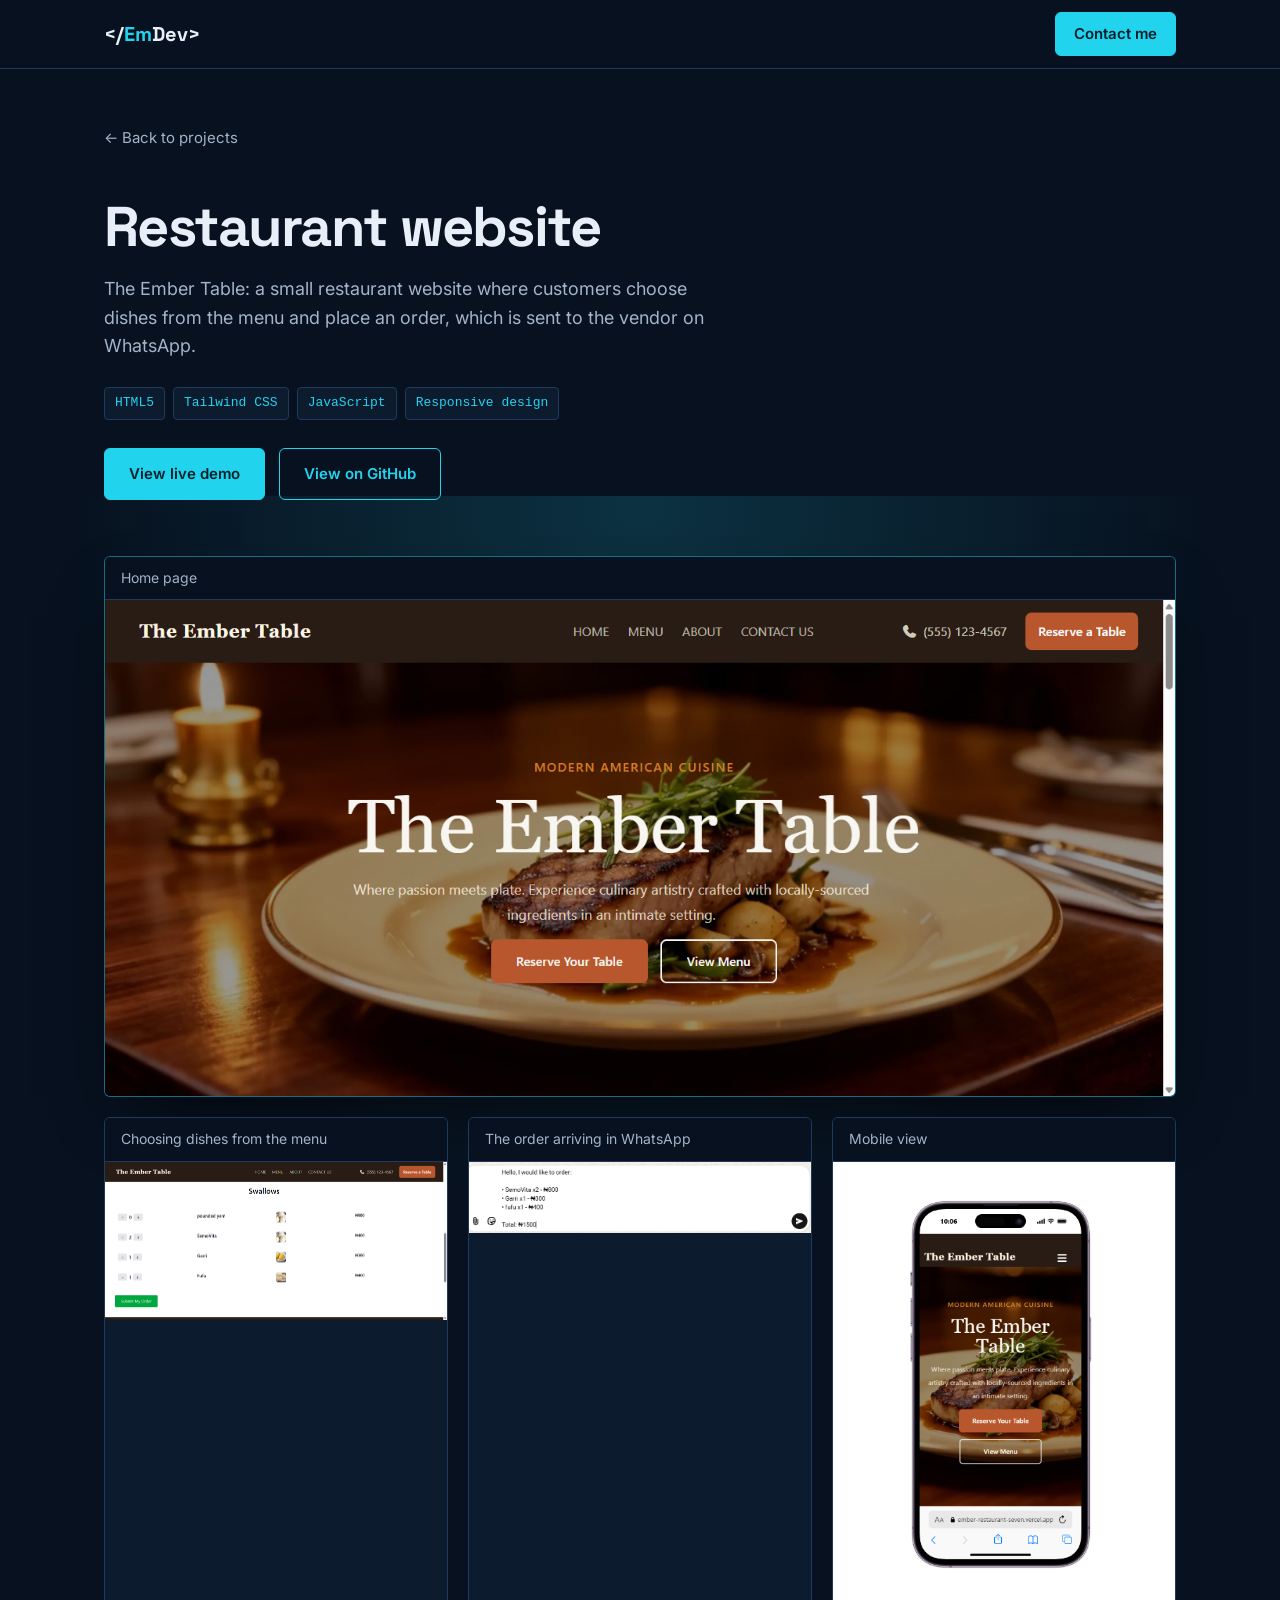
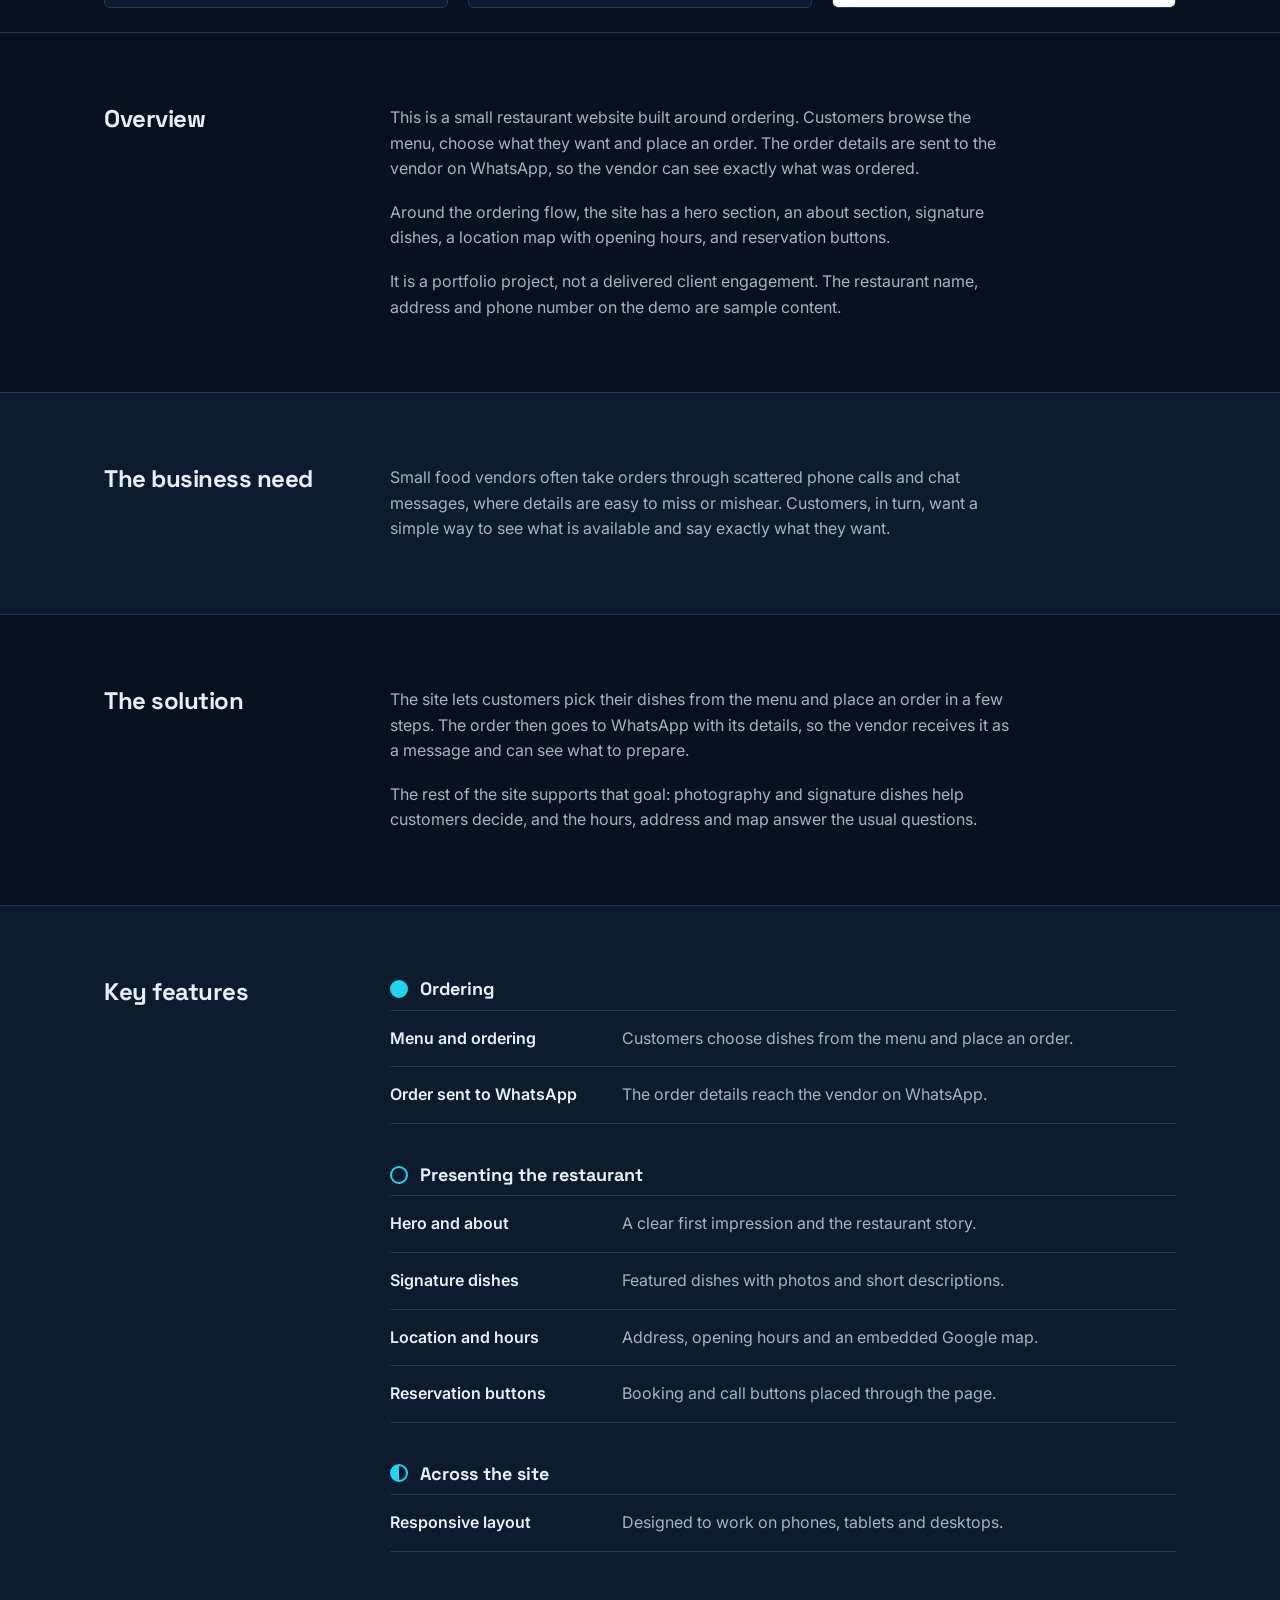
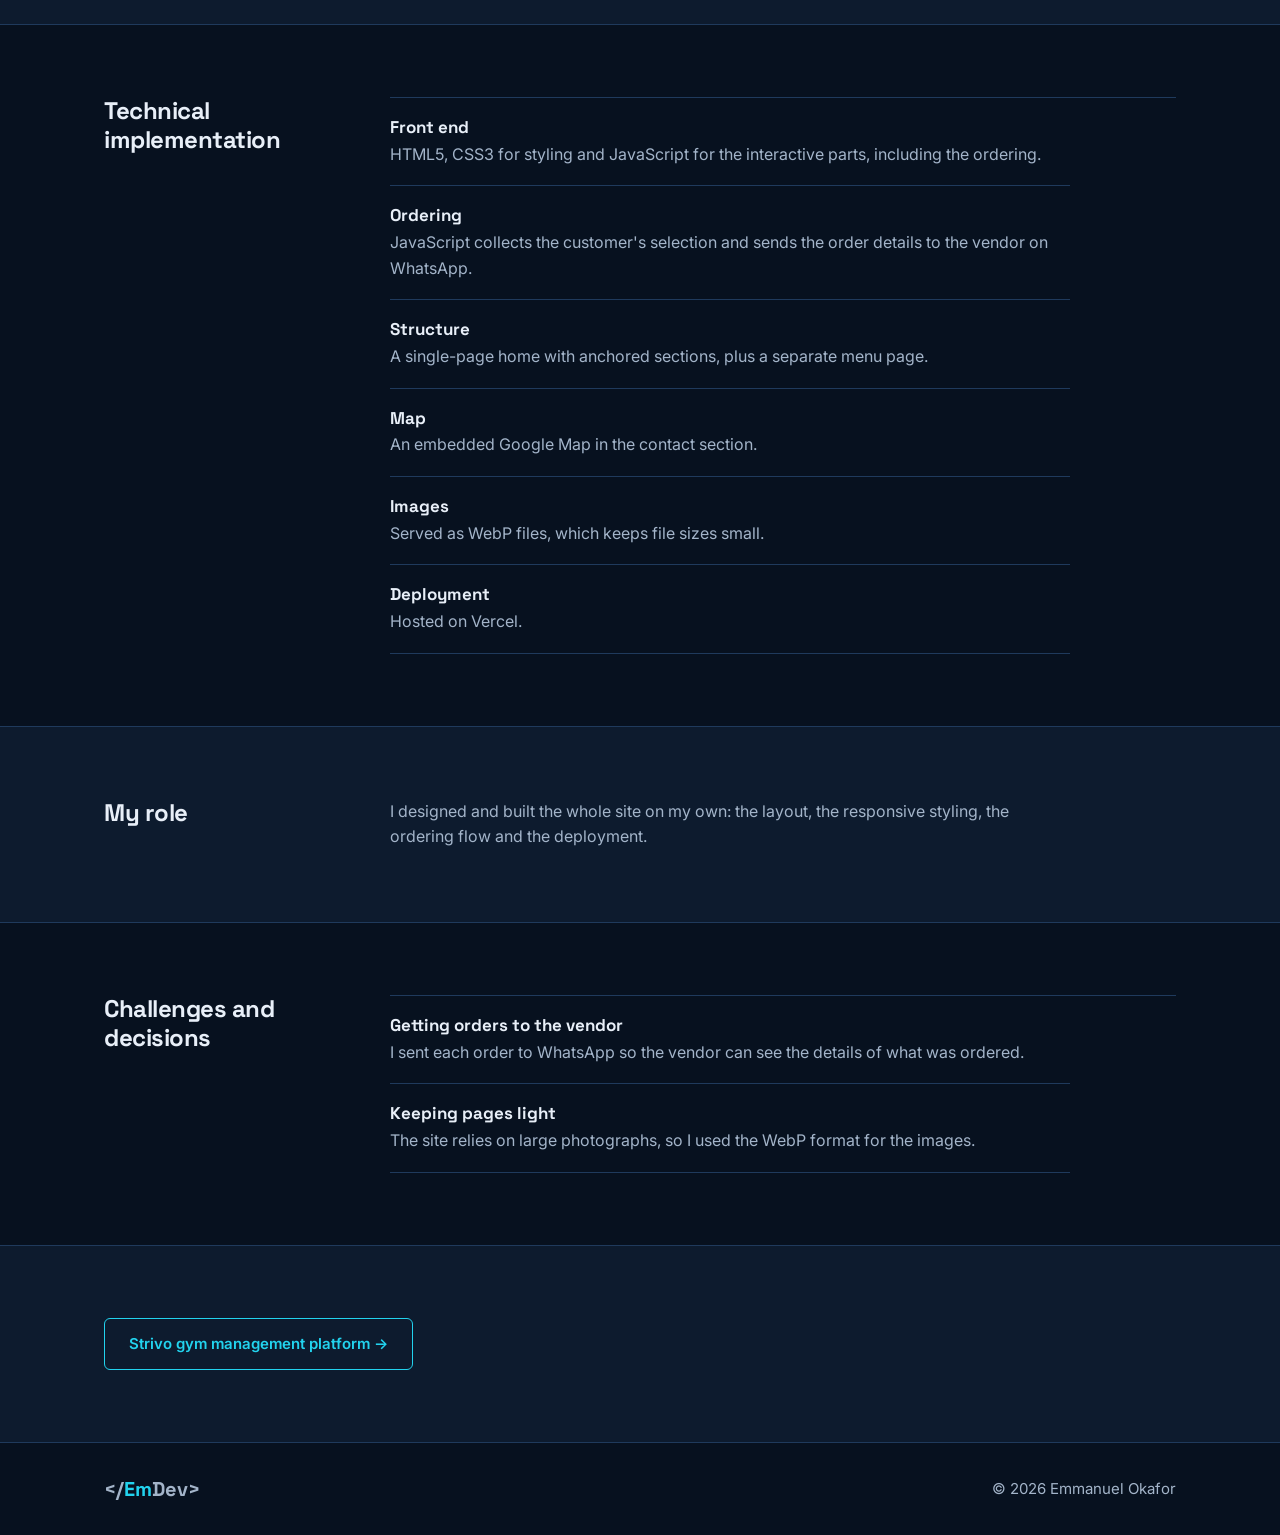
<file: projects/restaurant-website.html>
<!DOCTYPE html>
<html lang="en">
<head>
  <meta charset="UTF-8">
  <meta name="viewport" content="width=device-width, initial-scale=1.0">
  <title>Restaurant Website | Case Study | Emmanuel Okafor</title>
  <meta name="description" content="Case study of The Ember Table, a restaurant website where customers choose dishes from the menu and send their order to the vendor on WhatsApp. Built with HTML, Tailwind CSS and JavaScript.">
  <link rel="canonical" href="https://emmanuel-okafor.vercel.app/projects/restaurant-website.html">
  <link rel="preconnect" href="https://fonts.googleapis.com">
  <link rel="preconnect" href="https://fonts.gstatic.com" crossorigin>
  <link href="https://fonts.googleapis.com/css2?family=Inter:wght@400;500;600&family=Space+Grotesk:wght@500;700&display=swap" rel="stylesheet">
  <link rel="stylesheet" href="../style.css">
  <style>
/* Shared styles for the case-study pages. Load it after ../style.css.
     Colours: bg #07111f, alt #0d1b2e, line #1f3a5c, text #e8eff8, muted #a3b4c9, accent #22d3ee */
  
  a:focus-visible,
  button:focus-visible {
    outline: 2px solid #22d3ee;
    outline-offset: 3px;
  }
  
  .nav > .btn {
    display: inline-block;
  }
  
  /* ===== TITLE BLOCK ===== */
  .case-hero {
    padding: 56px 0 0;
  }
  
  .crumb {
    display: inline-block;
    color: #a3b4c9;
    font-size: 15px;
    margin-bottom: 30px;
  }
  
  .crumb:hover {
    color: #22d3ee;
  }
  
  .case-hero h1 {
    font-size: 56px;
    letter-spacing: -0.03em;
    line-height: 1.05;
    margin: 18px 0;
    max-width: 16ch;
  }
  
  .case-hero .lead {
    font-size: 18px;
    max-width: 58ch;
    margin-bottom: 26px;
  }
  
  .case-hero .chips {
    margin-bottom: 28px;
  }
  
  .case-hero .cta {
    margin-bottom: 0;
  }
  
  /* ===== SCREENSHOTS ===== */
  .shots-wrap {
    padding: 56px 0 24px;
  }
  
  .shots {
    position: relative;
    display: grid;
    grid-template-columns: repeat(3, 1fr);
    gap: 20px;
  }
  
  .shots::before {
    content: "";
    position: absolute;
    top: -60px;
    left: -80px;
    right: -80px;
    height: 75%;
    background: radial-gradient(ellipse at 50% 0, rgba(34, 211, 238, 0.17), transparent 66%);
    pointer-events: none;
  }
  
  .shots figure {
    position: relative;
    margin: 0;
    display: flex;
    flex-direction: column;
    background-color: #0d1b2e;
    border: 1px solid #1f3a5c;
    border-radius: 6px;
    overflow: hidden;
  }
  
  .shots figure:first-child {
    grid-column: 1 / -1;
    border-color: rgba(34, 211, 238, 0.45);
    box-shadow: 0 30px 70px -30px rgba(0, 0, 0, 0.8);
  }
  
  .shots figcaption {
    order: -1;
    padding: 10px 16px;
    font-size: 14px;
    color: #a3b4c9;
    background-color: #07111f;
    border-bottom: 1px solid #1f3a5c;
  }
  
  .shots img {
    width: 100%;
  }
  
  /* ===== SECTIONS (heading left, content right) ===== */
  .case-section {
    padding: 72px 0;
    border-top: 1px solid #1f3a5c;
  }
  
  .case-section.alt {
    background-color: #0d1b2e;
  }
  
  .case-section .wrap {
    display: grid;
    grid-template-columns: 230px 1fr;
    column-gap: 56px;
  }
  
  .case-section .wrap > * {
    grid-column: 2;
  }
  
  .case-section .wrap > h2 {
    grid-column: 1;
    align-self: start;
    position: sticky;
    top: 96px;
    margin: 0;
    font-size: 24px;
    letter-spacing: -0.02em;
  }
  
  .case-section p {
    max-width: 62ch;
    margin-bottom: 18px;
    color: #a3b4c9;
  }
  
  .case-section p:last-child {
    margin-bottom: 0;
  }
  
  /* ===== FEATURES ===== */
  .fgroups {
    display: grid;
    gap: 40px;
  }
  
  .fgroup h3 {
    display: flex;
    align-items: center;
    gap: 12px;
    font-size: 18px;
    margin-bottom: 10px;
  }
  
  .fgroup h3::before {
    content: "";
    width: 14px;
    height: 14px;
    flex: none;
    border: 2px solid #22d3ee;
    border-radius: 50%;
  }
  
  .fgroup.admin h3::before {
    background-color: #22d3ee;
  }
  
  .fgroup.shared h3::before {
    background: linear-gradient(90deg, #22d3ee 50%, transparent 50%);
  }
  
  .frow {
    display: grid;
    grid-template-columns: 13rem 1fr;
    gap: 24px;
    padding: 15px 0;
    border-top: 1px solid #1f3a5c;
  }
  
  .frow:last-child {
    border-bottom: 1px solid #1f3a5c;
  }
  
  .frow h4 {
    font-family: 'Inter', Arial, sans-serif;
    font-size: 16px;
    font-weight: 600;
    line-height: 1.5;
    color: #e8eff8;
  }
  
  .frow p {
    margin: 0;
    font-size: 16px;
  }
  
  /* ===== TECHNICAL + CHALLENGES LISTS ===== */
  .case-list {
    border-top: 1px solid #1f3a5c;
  }
  
  .case-list li {
    padding: 18px 0;
    border-bottom: 1px solid #1f3a5c;
    max-width: 68ch;
    color: #a3b4c9;
  }
  
  .case-list strong {
    display: block;
    margin-bottom: 2px;
    font-family: 'Space Grotesk', Arial, sans-serif;
    font-size: 17px;
    font-weight: 700;
    line-height: 1.4;
    color: #e8eff8;
  }
  
  /* TEMPORARY: any list item or chip with class="todo" is a placeholder.
     Fill it in, then delete class="todo". */
  .case-list li.todo {
    margin-top: 16px;
    padding: 16px 18px;
    border: 1.5px dashed #f87171;
    border-radius: 6px;
    background-color: rgba(248, 113, 113, 0.06);
  }
  
  .chips li.todo {
    border: 1.5px dashed #f87171;
    color: #f87171;
  }
  
  /* ===== PROJECT NAV ===== */
  .case-section .wrap.case-nav {
    display: flex;
    justify-content: space-between;
    flex-wrap: wrap;
    gap: 16px;
  }
  
  @media (max-width: 960px) {
    .case-hero h1 {
      font-size: 44px;
    }
  }
  
  @media (max-width: 760px) {
    .case-hero {
      padding-top: 36px;
    }
  
    .case-hero h1 {
      font-size: 34px;
    }
  
    .shots-wrap {
      padding-top: 40px;
    }
  
    .shots {
      grid-template-columns: 1fr;
    }
  
    .case-section {
      padding: 52px 0;
    }
  
    .case-section .wrap {
      display: block;
    }
  
    .case-section .wrap > h2 {
      position: static;
      margin-bottom: 20px;
    }
  
    .frow {
      grid-template-columns: 1fr;
      gap: 2px;
    }
  }
</style>
</head>
<body>

<header>
  <div class="wrap">
    <nav class="nav">
      <a href="../index.html" class="logo">&lt;/<span>Em</span>Dev&gt;</a>
      <a href="../index.html#contact" class="btn btn-primary">Contact me</a>
    </nav>
  </div>
</header>

<main>

<!-- 1. TITLE + SCREENSHOTS -->
<section class="case-hero">
  <div class="wrap">
    <a href="../index.html#projects" class="crumb">&larr; Back to projects</a>
    <h1>Restaurant website</h1>
    <p class="lead">The Ember Table: a small restaurant website where customers choose dishes from the menu and place an order, which is sent to the vendor on WhatsApp.</p>
    <ul class="chips">
      <li>HTML5</li><li>Tailwind CSS</li><li>JavaScript</li><li>Responsive design</li>
    </ul>
    <div class="cta">
      <a href="https://ember-restaurant-seven.vercel.app/" class="btn btn-primary" target="_blank">View live demo</a>
      <a href="https://github.com/emmanuelobinna62-dotcom/EmberRestaurant" class="btn btn-ghost" target="_blank">View on GitHub</a>
    </div>

    <div class="shots-wrap">
      <div class="shots" role="group" aria-label="Screenshots">
        <figure><img src="../images/hhero-ember.png" alt="The Ember Table home page" loading="lazy"><figcaption>Home page</figcaption></figure>
        <figure><img src="../images/order-menu-ember.png" alt="Choosing dishes from the menu" loading="lazy"><figcaption>Choosing dishes from the menu</figcaption></figure>
        <figure><img src="../images/whatsapp.png" alt="Order details arriving in WhatsApp" loading="lazy"><figcaption>The order arriving in WhatsApp</figcaption></figure>
        <figure><img src="../images/mobile-ember.png" alt="The Ember Table on a phone" loading="lazy"><figcaption>Mobile view</figcaption></figure>
      </div>
    </div>
  </div>
</section>

<!-- 2. OVERVIEW -->
<section class="case-section">
  <div class="wrap">
    <h2>Overview</h2>
    <p>This is a small restaurant website built around ordering. Customers browse the menu, choose what they want and place an order. The order details are sent to the vendor on WhatsApp, so the vendor can see exactly what was ordered.</p>
    <p>Around the ordering flow, the site has a hero section, an about section, signature dishes, a location map with opening hours, and reservation buttons.</p>
    <p>It is a portfolio project, not a delivered client engagement. The restaurant name, address and phone number on the demo are sample content.</p>
  </div>
</section>

<!-- 3. PROBLEM -->
<section class="case-section alt">
  <div class="wrap">
    <h2>The business need</h2>
    <p>Small food vendors often take orders through scattered phone calls and chat messages, where details are easy to miss or mishear. Customers, in turn, want a simple way to see what is available and say exactly what they want.</p>
  </div>
</section>

<!-- 4. SOLUTION -->
<section class="case-section">
  <div class="wrap">
    <h2>The solution</h2>
    <p>The site lets customers pick their dishes from the menu and place an order in a few steps. The order then goes to WhatsApp with its details, so the vendor receives it as a message and can see what to prepare.</p>
    <p>The rest of the site supports that goal: photography and signature dishes help customers decide, and the hours, address and map answer the usual questions.</p>
  </div>
</section>

<!-- 5. FEATURES -->
<section class="case-section alt">
  <div class="wrap">
    <h2>Key features</h2>
    <div class="fgroups">
      <div class="fgroup admin">
        <h3>Ordering</h3>
        <div class="frow"><h4>Menu and ordering</h4><p>Customers choose dishes from the menu and place an order.</p></div>
        <div class="frow"><h4>Order sent to WhatsApp</h4><p>The order details reach the vendor on WhatsApp.</p></div>
      </div>
      <div class="fgroup">
        <h3>Presenting the restaurant</h3>
        <div class="frow"><h4>Hero and about</h4><p>A clear first impression and the restaurant story.</p></div>
        <div class="frow"><h4>Signature dishes</h4><p>Featured dishes with photos and short descriptions.</p></div>
        <div class="frow"><h4>Location and hours</h4><p>Address, opening hours and an embedded Google map.</p></div>
        <div class="frow"><h4>Reservation buttons</h4><p>Booking and call buttons placed through the page.</p></div>
      </div>
      <div class="fgroup shared">
        <h3>Across the site</h3>
        <div class="frow"><h4>Responsive layout</h4><p>Designed to work on phones, tablets and desktops.</p></div>
      </div>
    </div>
  </div>
</section>

<!-- 6. TECHNICAL IMPLEMENTATION -->
<section class="case-section">
  <div class="wrap">
    <h2>Technical implementation</h2>
    <ul class="case-list">
      <li><strong>Front end</strong>HTML5, CSS3 for styling and JavaScript for the interactive parts, including the ordering.</li>
      <li><strong>Ordering</strong>JavaScript collects the customer's selection and sends the order details to the vendor on WhatsApp.</li>
      <li><strong>Structure</strong>A single-page home with anchored sections, plus a separate menu page.</li>
      <li><strong>Map</strong>An embedded Google Map in the contact section.</li>
      <li><strong>Images</strong>Served as WebP files, which keeps file sizes small.</li>
      <li><strong>Deployment</strong>Hosted on Vercel.</li>
    </ul>
  </div>
</section>

<!-- 7. MY ROLE -->
<section class="case-section alt">
  <div class="wrap">
    <h2>My role</h2>
    <p>I designed and built the whole site on my own: the layout, the responsive styling, the ordering flow and the deployment.</p>
  </div>
</section>

<!-- 8. CHALLENGES -->
<section class="case-section">
  <div class="wrap">
    <h2>Challenges and decisions</h2>
    <ul class="case-list">
      <li><strong>Getting orders to the vendor</strong>I sent each order to WhatsApp so the vendor can see the details of what was ordered.</li>
      <li><strong>Keeping pages light</strong>The site relies on large photographs, so I used the WebP format for the images.</li>
      <!-- <li class="todo"><strong>[ADD ONE REAL CHALLENGE]</strong>[Describe a problem you hit and how you solved it, for example formatting the order message.]</li> -->
    </ul>
  </div>
</section>

<!-- 9. NEXT PROJECTS -->
<section class="case-section alt">
  <div class="wrap case-nav">
    <!-- <a href="real-estate-website.html" class="btn btn-ghost">&larr; Real estate website</a> -->
    <a href="strivo.html" class="btn btn-ghost">Strivo gym management platform &rarr;</a>
  </div>
</section>

</main>

<footer>
  <div class="wrap foot">
    <a href="../index.html" class="logo">&lt;/<span>Em</span>Dev&gt;</a>
    <p>&copy; <span id="year">2026</span> Emmanuel Okafor</p>
  </div>
</footer>

<script>
  document.getElementById('year').textContent = new Date().getFullYear();
</script>
</body>
</html>
</file>
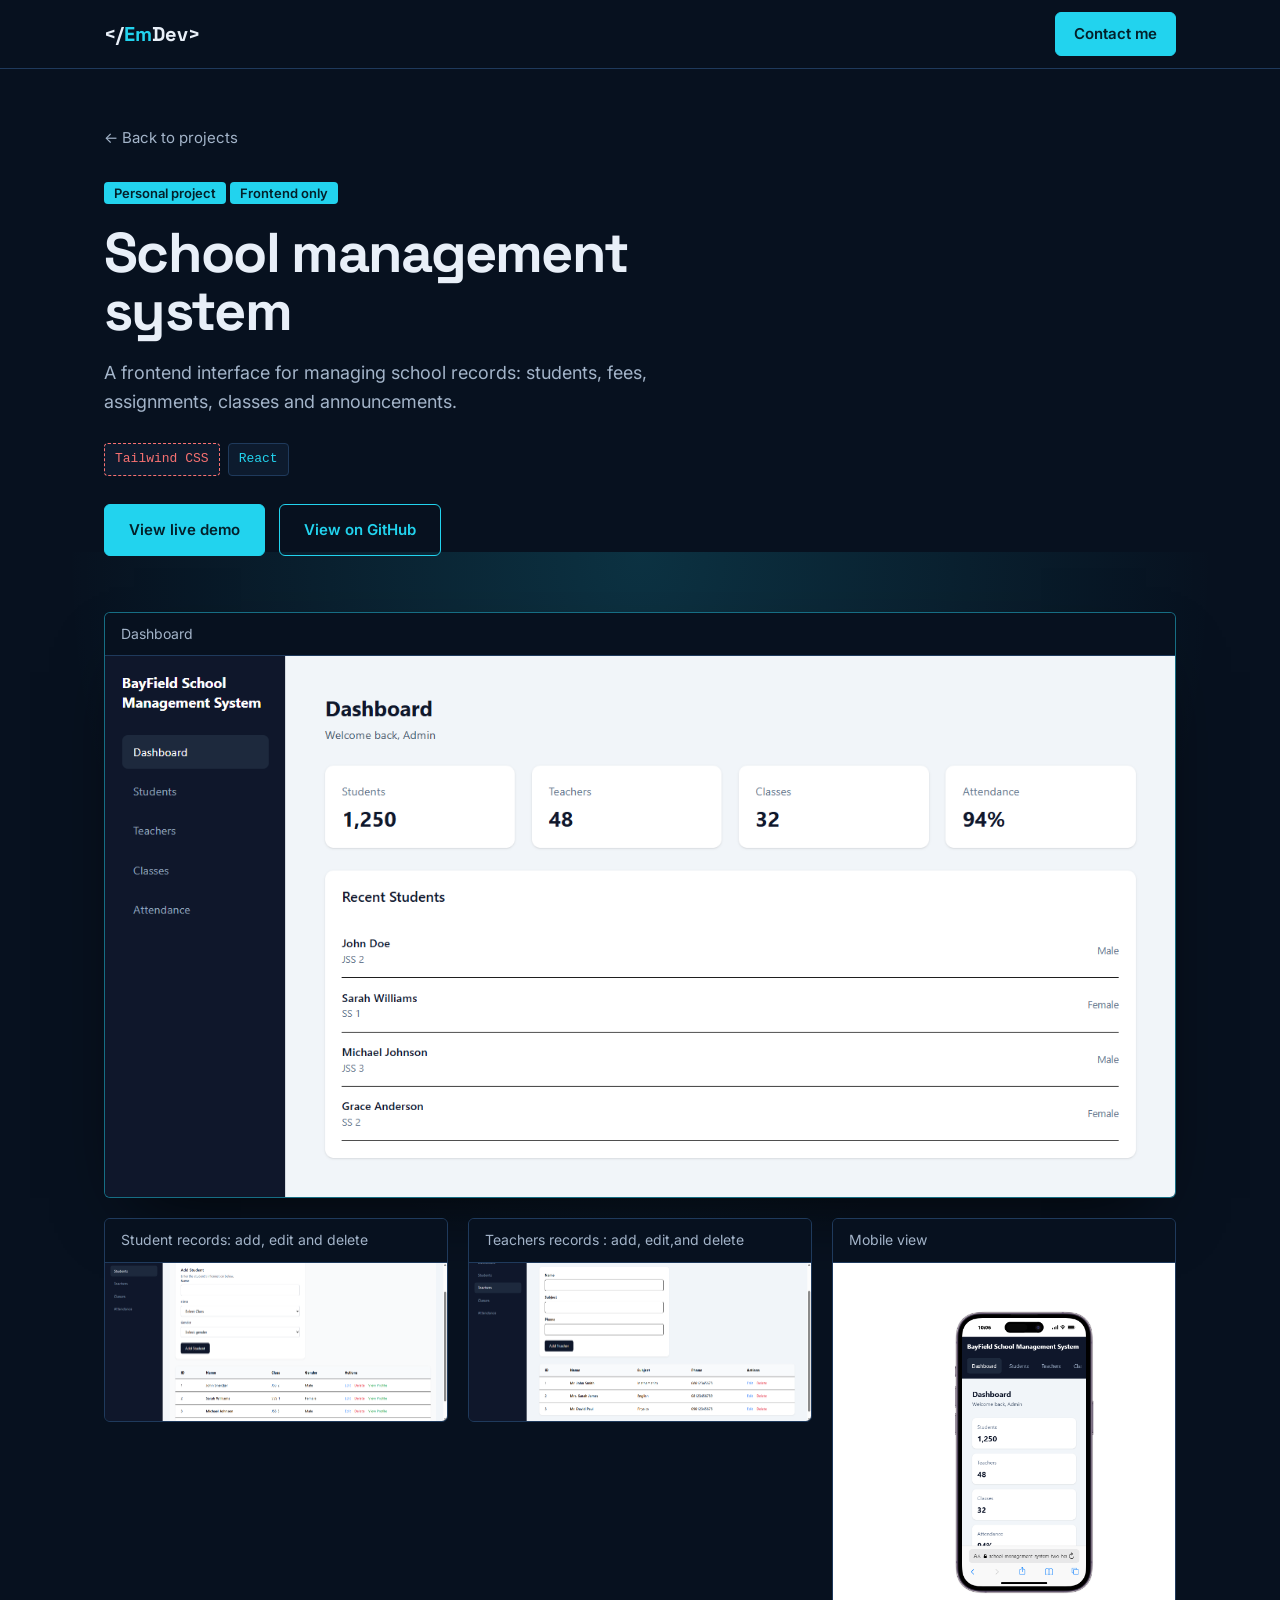
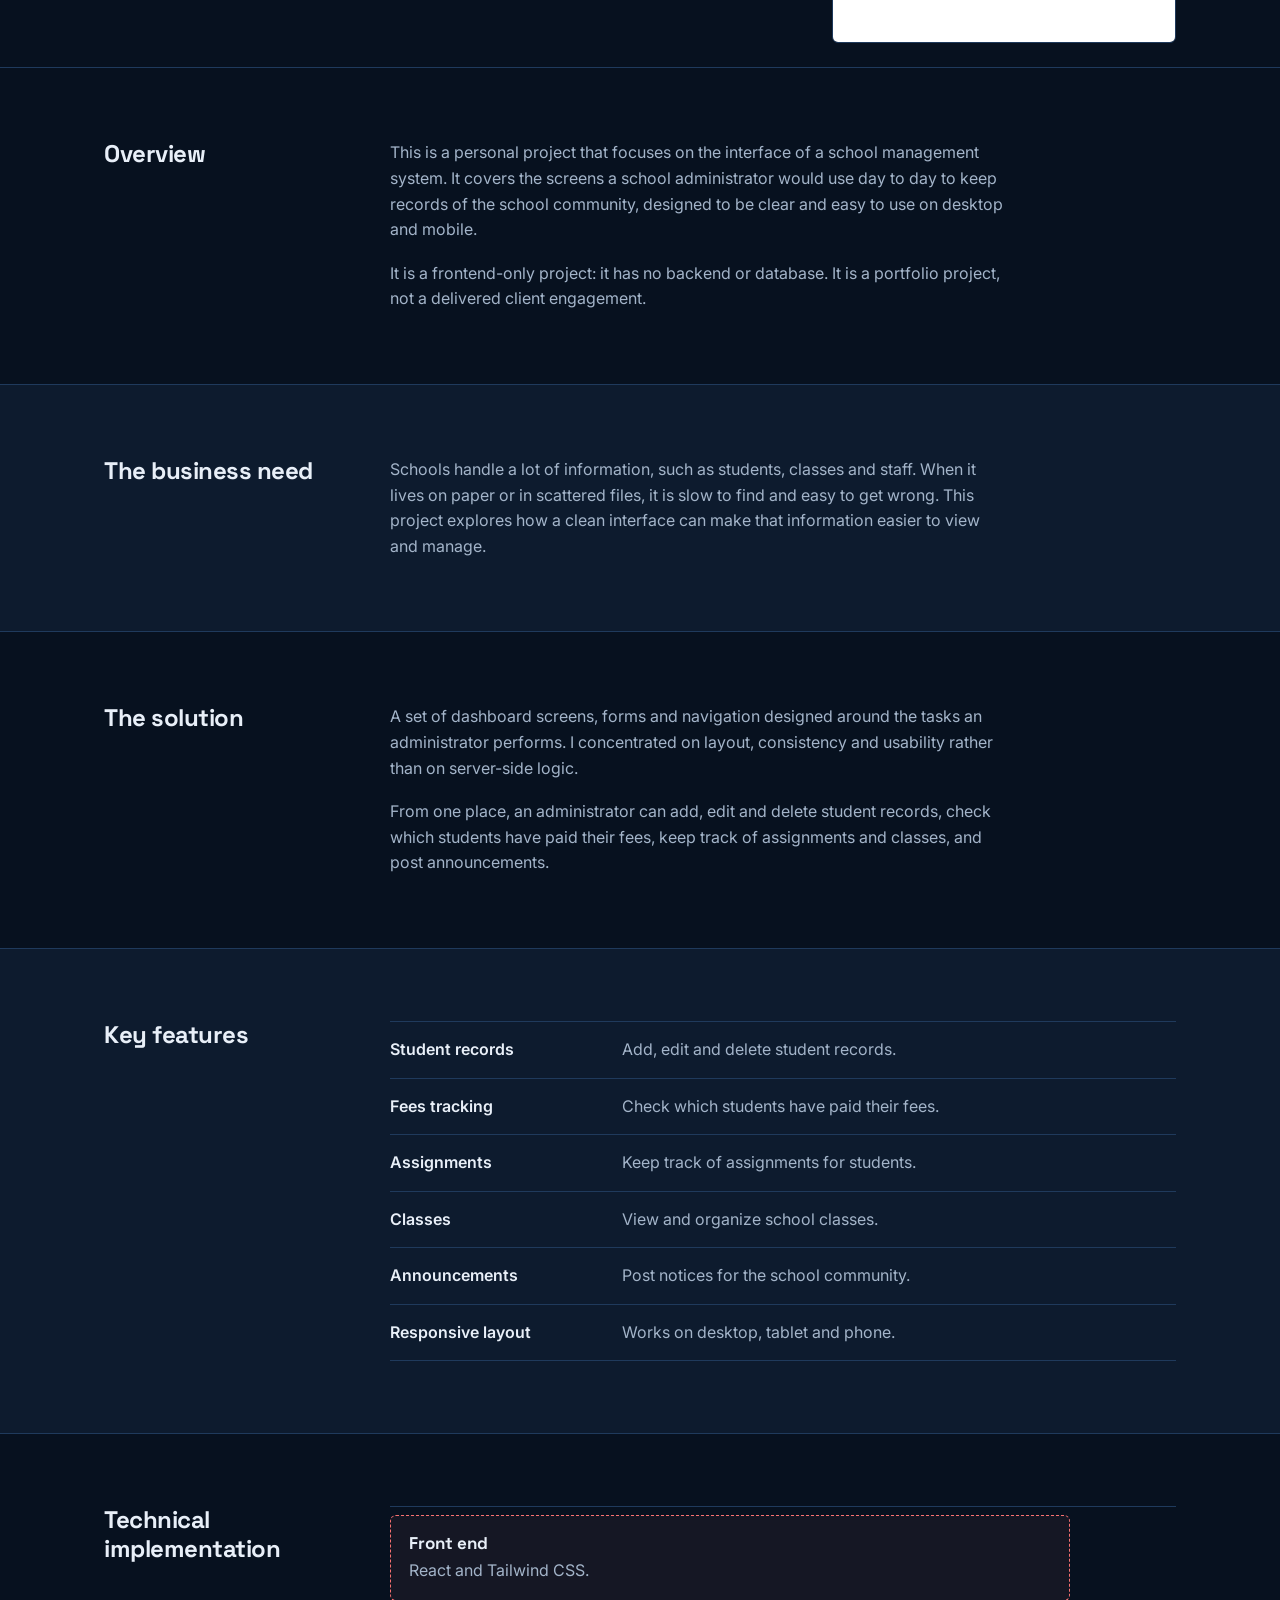
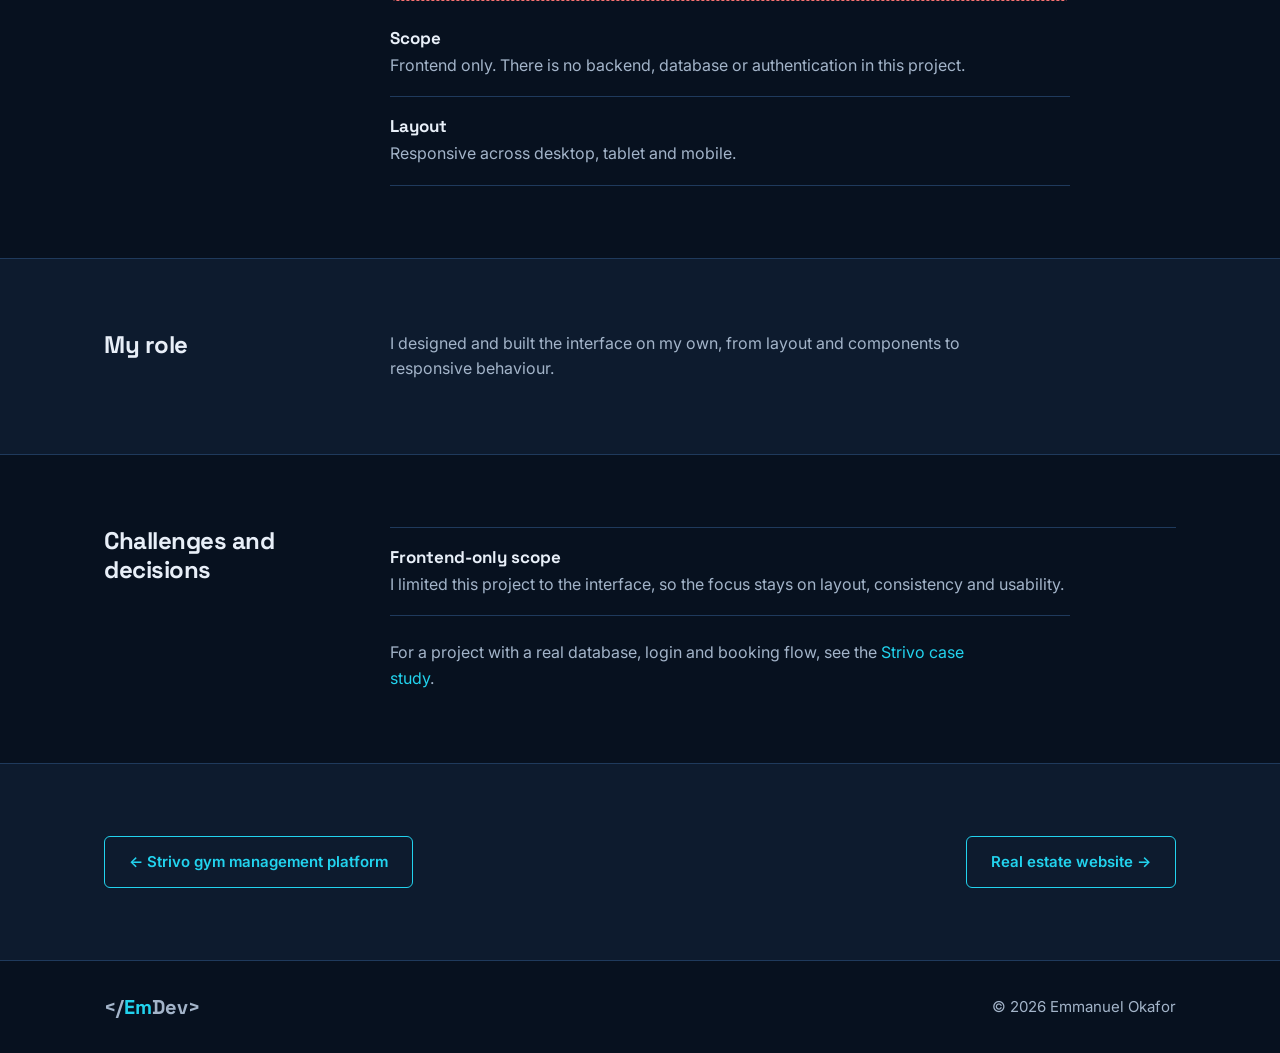
<file: projects/school-management-system.html>
<!DOCTYPE html>
<html lang="en">
<head>
  <meta charset="UTF-8">
  <meta name="viewport" content="width=device-width, initial-scale=1.0">
  <title>School Management System | Case Study | Emmanuel Okafor</title>
  <meta name="description" content="Case study of a frontend-only school management system interface for student records, fees, assignments, classes and announcements.">
  <link rel="canonical" href="https://emmanuel-okafor.vercel.app/projects/school-management-system.html">
  <link rel="preconnect" href="https://fonts.googleapis.com">
  <link rel="preconnect" href="https://fonts.gstatic.com" crossorigin>
  <link href="https://fonts.googleapis.com/css2?family=Inter:wght@400;500;600&family=Space+Grotesk:wght@500;700&display=swap" rel="stylesheet">
  <link rel="stylesheet" href="../style.css">
  <style>
  /* Project page additions. Sits on top of style.css and reuses its colours:
     bg #07111f, alt #0d1b2e, line #1f3a5c, text #e8eff8, muted #a3b4c9, accent #22d3ee */

  /* Keyboard focus */
  a:focus-visible,
  button:focus-visible {
    outline: 2px solid #22d3ee;
    outline-offset: 3px;
  }

  /* Keep the Contact button visible on mobile (no hamburger on this page) */
  .nav > .btn {
    display: inline-block;
  }

  /* ===== TITLE BLOCK ===== */
  .case-hero {
    padding: 56px 0 0;
  }

  .crumb {
    display: inline-block;
    color: #a3b4c9;
    font-size: 15px;
    margin-bottom: 30px;
  }

  .crumb:hover {
    color: #22d3ee;
  }

  .case-hero h1 {
    font-size: 56px;
    letter-spacing: -0.03em;
    line-height: 1.05;
    margin: 18px 0;
    max-width: 16ch;
  }

  .case-hero .lead {
    font-size: 18px;
    max-width: 58ch;
    margin-bottom: 26px;
  }

  .case-hero .chips {
    margin-bottom: 28px;
  }

  .case-hero .cta {
    margin-bottom: 0;
  }

  /* ===== SCREENSHOTS ===== */
  .shots-wrap {
    padding: 56px 0 24px;
  }

  .shots {
    position: relative;
    display: grid;
    grid-template-columns: repeat(3, 1fr);
    align-items: start;
    gap: 20px;
  }

  /* soft cyan glow behind the dashboard */
  .shots::before {
    content: "";
    position: absolute;
    top: -60px;
    left: -80px;
    right: -80px;
    height: 75%;
    background: radial-gradient(ellipse at 50% 0, rgba(34, 211, 238, 0.17), transparent 66%);
    pointer-events: none;
  }

  .shots figure {
    position: relative;
    margin: 0;
    display: flex;
    flex-direction: column;
    background-color: #0d1b2e;
    border: 1px solid #1f3a5c;
    border-radius: 6px;
    overflow: hidden;
  }

  /* the dashboard leads, full width */
  .shots figure:first-child {
    grid-column: 1 / -1;
    border-color: rgba(34, 211, 238, 0.45);
    box-shadow: 0 30px 70px -30px rgba(0, 0, 0, 0.8);
  }

  /* caption sits on top of each image */
  .shots figcaption {
    order: -1;
    padding: 10px 16px;
    font-size: 14px;
    color: #a3b4c9;
    background-color: #07111f;
    border-bottom: 1px solid #1f3a5c;
  }

  .shots img {
    width: 100%;
  }

  /* ===== SECTIONS (heading on the left, content on the right) ===== */
  .case-section {
    padding: 72px 0;
    border-top: 1px solid #1f3a5c;
  }

  .case-section.alt {
    background-color: #0d1b2e;
  }

  .case-section .wrap {
    display: grid;
    grid-template-columns: 230px 1fr;
    column-gap: 56px;
  }

  .case-section .wrap > * {
    grid-column: 2;
  }

  .case-section .wrap > h2 {
    grid-column: 1;
    align-self: start;
    position: sticky;
    top: 96px;
    margin: 0;
    font-size: 24px;
    letter-spacing: -0.02em;
  }

  .case-section p {
    max-width: 62ch;
    margin-bottom: 18px;
    color: #a3b4c9;
  }

  .case-section p:last-child {
    margin-bottom: 0;
  }

  .case-section p a {
    color: #22d3ee;
  }

  .case-section p a:hover {
    text-decoration: underline;
  }

  /* ===== FEATURES (ruled rows) ===== */
  .frows {
    border-top: 1px solid #1f3a5c;
  }

  .frow {
    display: grid;
    grid-template-columns: 13rem 1fr;
    gap: 24px;
    padding: 15px 0;
    border-bottom: 1px solid #1f3a5c;
  }

  .frow h4 {
    font-family: 'Inter', Arial, sans-serif;
    font-size: 16px;
    font-weight: 600;
    line-height: 1.5;
    color: #e8eff8;
  }

  .frow p {
    margin: 0;
    font-size: 16px;
  }

  /* ===== TECHNICAL + CHALLENGES LISTS ===== */
  .case-list {
    border-top: 1px solid #1f3a5c;
  }

  .case-list li {
    padding: 18px 0;
    border-bottom: 1px solid #1f3a5c;
    max-width: 68ch;
    color: #a3b4c9;
  }

  .case-list strong {
    display: block;
    margin-bottom: 2px;
    font-family: 'Space Grotesk', Arial, sans-serif;
    font-size: 17px;
    font-weight: 700;
    line-height: 1.4;
    color: #e8eff8;
  }

  .case-list + p {
    margin-top: 24px;
  }

  /* TEMPORARY: any item with class="todo" is a placeholder you still need to fill in.
     Remove the class (and this rule) once the real text is in. */
  .case-list li.todo {
    margin: 8px 0;
    padding: 16px 18px;
    border: 1.5px dashed #f87171;
    border-radius: 6px;
    background-color: rgba(248, 113, 113, 0.06);
  }

  .chips li.todo {
    color: #f87171;
    border: 1px dashed #f87171;
  }

  /* ===== PROJECT NAV (previous / next) ===== */
  .case-section .wrap.case-nav {
    display: flex;
    justify-content: space-between;
    flex-wrap: wrap;
    gap: 16px;
  }

  /* ===== TABLET ===== */
  @media (max-width: 960px) {
    .case-hero h1 {
      font-size: 44px;
    }
  }

  /* ===== PHONE ===== */
  @media (max-width: 760px) {
    .case-hero {
      padding-top: 36px;
    }

    .case-hero h1 {
      font-size: 34px;
    }

    .shots-wrap {
      padding-top: 40px;
    }

    .shots {
      grid-template-columns: 1fr;
    }

    .case-section {
      padding: 52px 0;
    }

    .case-section .wrap {
      display: block;
    }

    .case-section .wrap > h2 {
      position: static;
      margin-bottom: 20px;
    }

    .frow {
      grid-template-columns: 1fr;
      gap: 2px;
    }
  }
</style>
</head>
<body>

<header>
  <div class="wrap">
    <nav class="nav">
      <a href="../index.html" class="logo">&lt;/<span>Em</span>Dev&gt;</a>
      <a href="../index.html#contact" class="btn btn-primary">Contact me</a>
    </nav>
  </div>
</header>

<main>

<!-- 1. TITLE + SCREENSHOTS -->
<section class="case-hero" style="padding-bottom:0">
  <div class="wrap">
    <a href="../index.html#projects" class="crumb">&larr; Back to projects</a>
    <div><span class="badge">Personal project</span> <span class="badge">Frontend only</span></div>
    <h1>School management system</h1>
    <p class="lead">A frontend interface for managing school records: students, fees, assignments, classes and announcements.</p>
    <ul class="chips">
      <!-- EDIT: replace with your real stack, for example React, Tailwind CSS -->
      <li class="todo">Tailwind CSS</li><li>React</li>
    </ul>
    <div class="cta">
      <a href="https://school-management-system-two-henna.vercel.app/" class="btn btn-primary" target="_blank" >View live demo</a>
      <a href="https://github.com/emmanuelobinna62-dotcom/school-management-system" class="btn btn-ghost" target="_blank" >View on GitHub</a>
    </div>

    <div class="shots-wrap">
      <div class="shots" role="group" aria-label="Screenshots">
        <figure><img src="../images/dashboard.png" alt="School management system dashboard" loading="lazy"><figcaption>Dashboard</figcaption></figure>
        <figure><img src="../images/student-edit.png" alt="School management system student records" loading="lazy"><figcaption>Student records: add, edit and delete</figcaption></figure>
        <figure><img src="../images/teacher-detail.png" alt="School management system teachers records" loading="lazy"><figcaption>Teachers records : add, edit,and delete</figcaption></figure>
        <figure><img src="../images/mobile-view.png" alt="School management system on a phone" loading="lazy"><figcaption>Mobile view</figcaption></figure>
      </div>
    </div>
  </div>
</section>

<!-- 2. OVERVIEW -->
<section class="case-section">
  <div class="wrap">
    <h2>Overview</h2>
    <p>This is a personal project that focuses on the interface of a school management system. It covers the screens a school administrator would use day to day to keep records of the school community, designed to be clear and easy to use on desktop and mobile.</p>
    <p>It is a frontend-only project: it has no backend or database. It is a portfolio project, not a delivered client engagement.</p>
  </div>
</section>

<!-- 3. PROBLEM -->
<section class="case-section alt">
  <div class="wrap">
    <h2>The business need</h2>
    <p>Schools handle a lot of information, such as students, classes and staff. When it lives on paper or in scattered files, it is slow to find and easy to get wrong. This project explores how a clean interface can make that information easier to view and manage.</p>
  </div>
</section>

<!-- 4. SOLUTION -->
<section class="case-section">
  <div class="wrap">
    <h2>The solution</h2>
    <p>A set of dashboard screens, forms and navigation designed around the tasks an administrator performs. I concentrated on layout, consistency and usability rather than on server-side logic.</p>
    <p>From one place, an administrator can add, edit and delete student records, check which students have paid their fees, keep track of assignments and classes, and post announcements.</p>
  </div>
</section>

<!-- 5. FEATURES -->
<section class="case-section alt">
  <div class="wrap">
    <h2>Key features</h2>
    <div class="frows">
      <div class="frow"><h4>Student records</h4><p>Add, edit and delete student records.</p></div>
      <div class="frow"><h4>Fees tracking</h4><p>Check which students have paid their fees.</p></div>
      <div class="frow"><h4>Assignments</h4><p>Keep track of assignments for students.</p></div>
      <div class="frow"><h4>Classes</h4><p>View and organize school classes.</p></div>
      <div class="frow"><h4>Announcements</h4><p>Post notices for the school community.</p></div>
      <div class="frow"><h4>Responsive layout</h4><p>Works on desktop, tablet and phone.</p></div>
    </div>
  </div>
</section>

<!-- 6. TECHNICAL IMPLEMENTATION -->
<section class="case-section">
  <div class="wrap">
    <h2>Technical implementation</h2>
    <ul class="case-list">
      <li class="todo"><strong>Front end</strong> React and Tailwind CSS.</li>
      <li><strong>Scope</strong>Frontend only. There is no backend, database or authentication in this project.</li>
      <!-- <li class="todo"><strong>Data</strong>[EDIT: say where the data comes from, for example sample data in the code.]</li> -->
      <li><strong>Layout</strong>Responsive across desktop, tablet and mobile.</li>
    </ul>
  </div>
</section>

<!-- 7. MY ROLE -->
<section class="case-section alt">
  <div class="wrap">
    <h2>My role</h2>
    <p>I designed and built the interface on my own, from layout and components to responsive behaviour.</p>
  </div>
</section>

<!-- 8. CHALLENGES -->
<section class="case-section">
  <div class="wrap">
    <h2>Challenges and decisions</h2>
    <ul class="case-list">
      <li><strong>Frontend-only scope</strong>I limited this project to the interface, so the focus stays on layout, consistency and usability.</li>
      <!-- <li class="todo"><strong>[ADD ONE REAL CHALLENGE]</strong>[Describe a problem you hit and how you solved it.]</li> -->
    </ul>
    <p>For a project with a real database, login and booking flow, see the <a href="strivo.html">Strivo case study</a>.</p>
  </div>
</section>

<!-- 9. NEXT PROJECTS -->
<section class="case-section alt">
  <div class="wrap case-nav">
    <a href="strivo.html" class="btn btn-ghost">&larr; Strivo gym management platform</a>
    <a href="real-estate-website.html" class="btn btn-ghost">Real estate website &rarr;</a>
  </div>
</section>

</main>

<footer>
  <div class="wrap foot">
    <a href="../index.html" class="logo">&lt;/<span>Em</span>Dev&gt;</a>
    <p>&copy; <span id="year">2026</span> Emmanuel Okafor</p>
  </div>
</footer>

<script>
  document.getElementById('year').textContent = new Date().getFullYear();
</script>
</body>
</html>
</file>
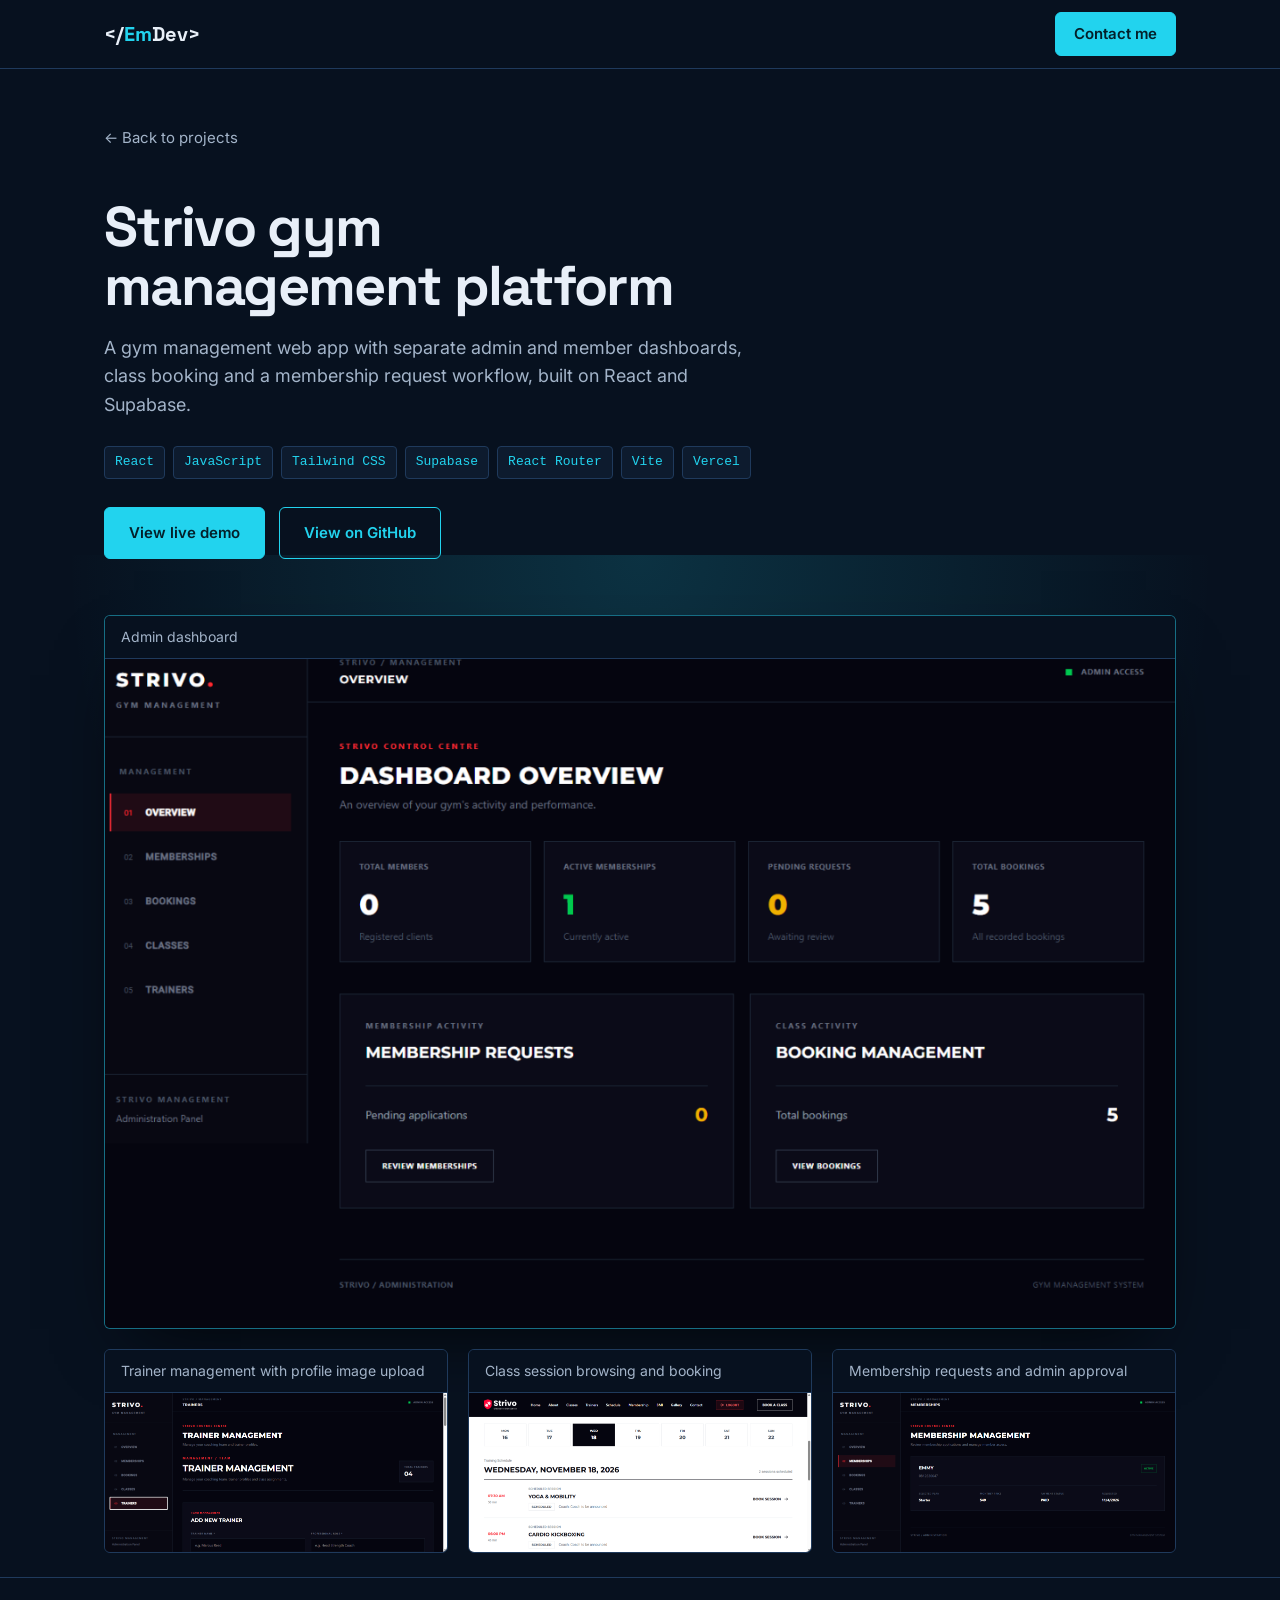
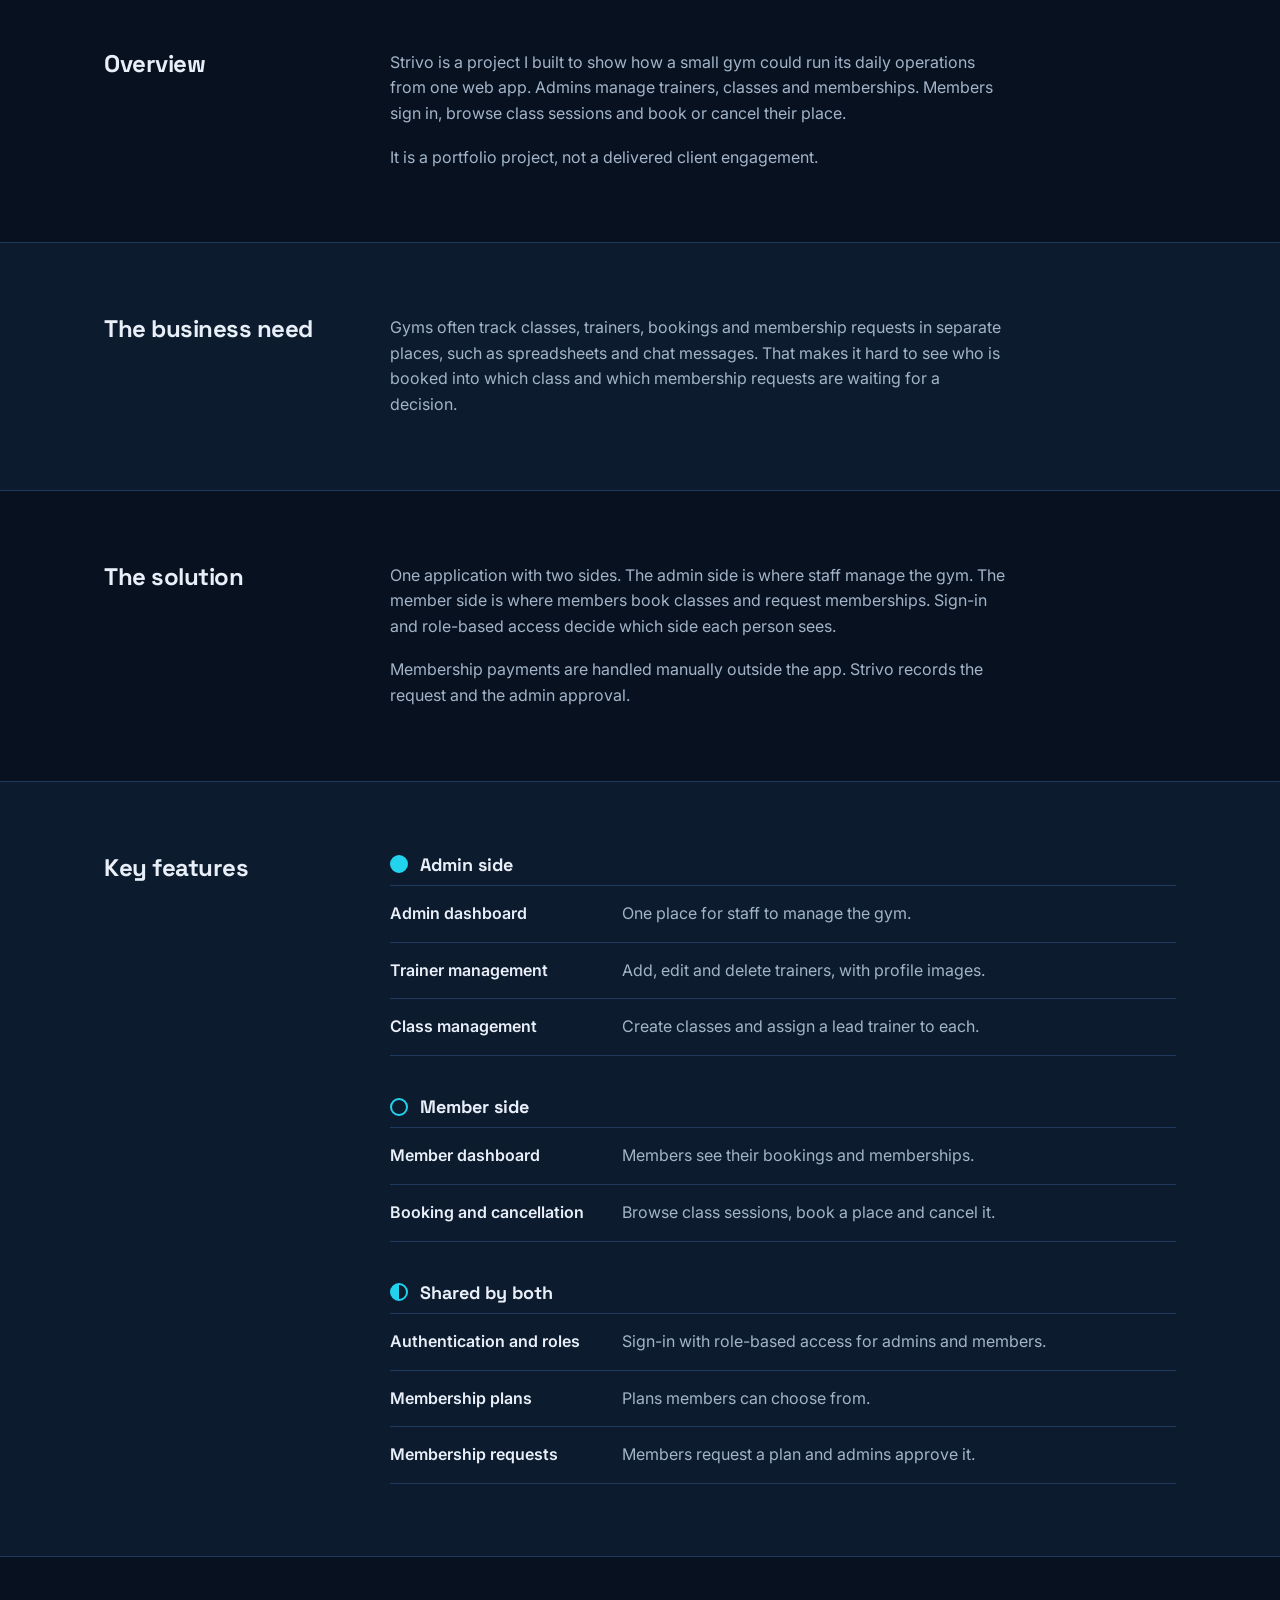
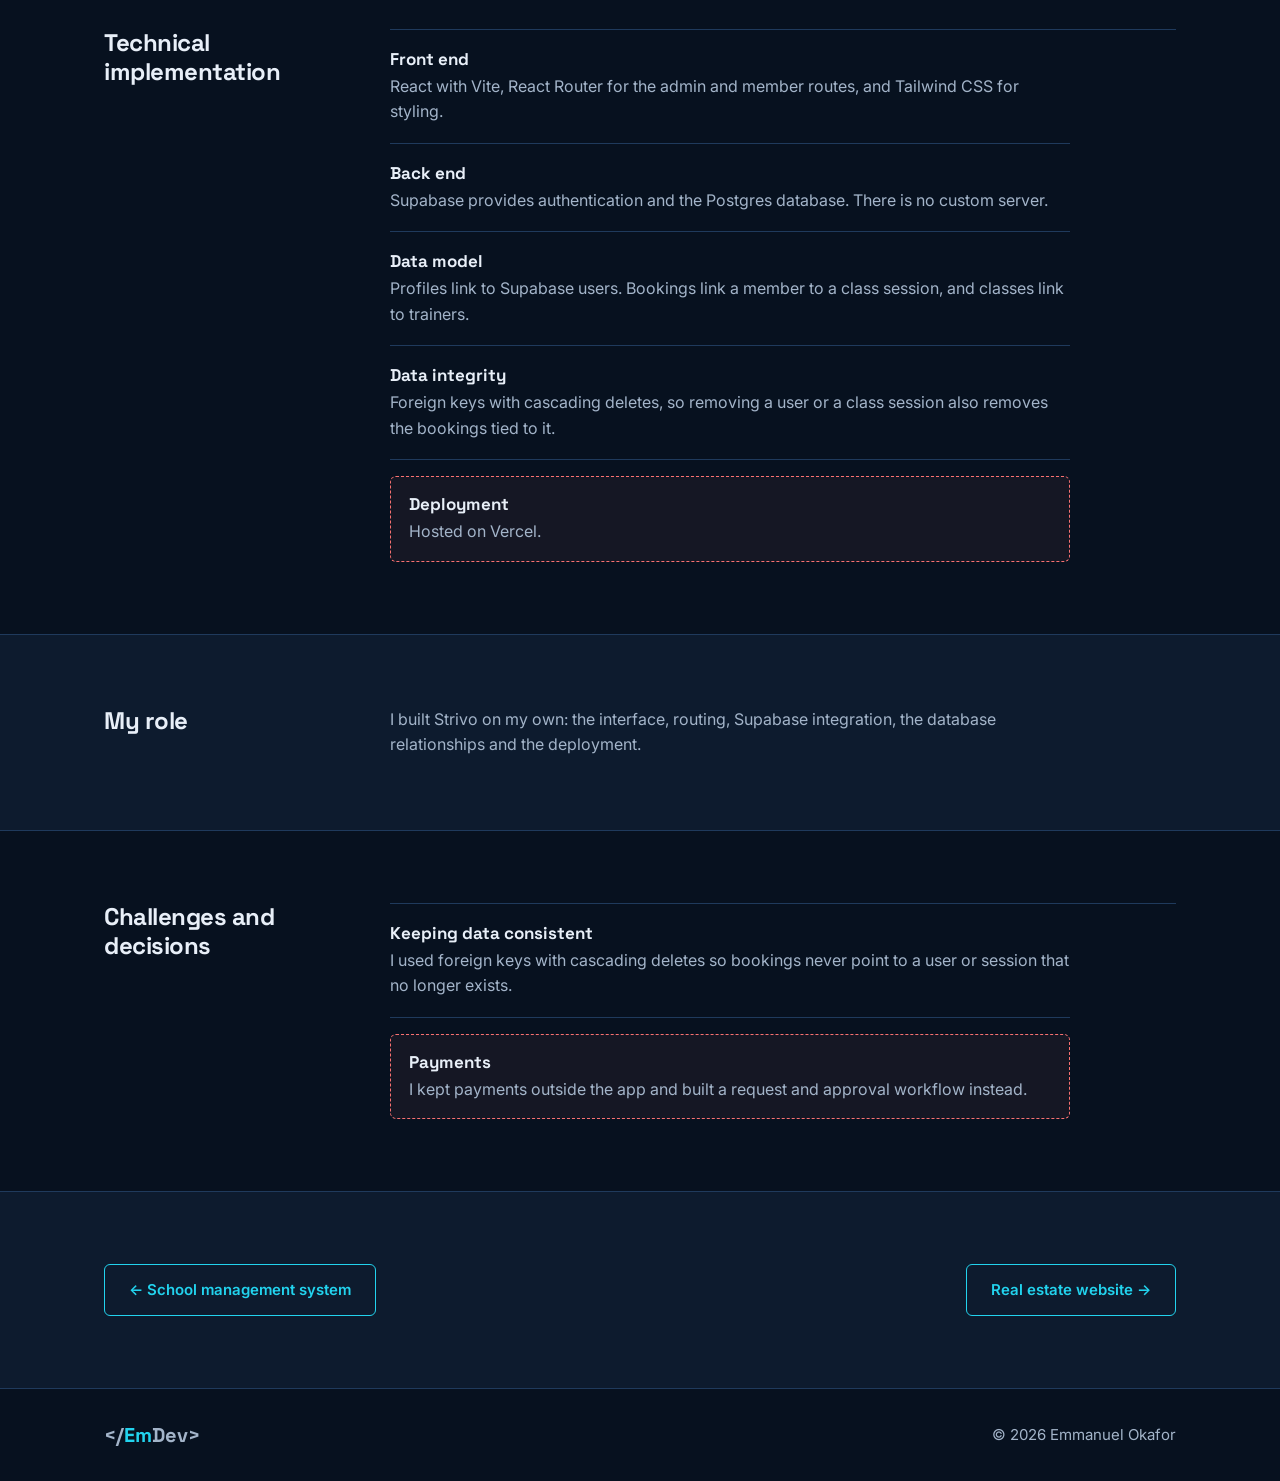
<file: projects/strivo.html>
<!DOCTYPE html>
<html lang="en">
<head>
  <meta charset="UTF-8">
  <meta name="viewport" content="width=device-width, initial-scale=1.0">
  <title>Strivo Gym Management Platform | Case Study | Emmanuel Okafor</title>
  <meta name="description" content="Case study of Strivo, a gym management web app built with React and Supabase: admin dashboard, member bookings, trainers, classes and membership requests.">
  <link rel="canonical" href="https://emmanuel-okafor.vercel.app/projects/strivo.html">
  <link rel="preconnect" href="https://fonts.googleapis.com">
  <link rel="preconnect" href="https://fonts.gstatic.com" crossorigin>
  <link href="https://fonts.googleapis.com/css2?family=Inter:wght@400;500;600&family=Space+Grotesk:wght@500;700&display=swap" rel="stylesheet">
  <link rel="stylesheet" href="../style.css">
  <style>
  /* Project page additions. Sits on top of style.css and reuses its colours:
     bg #07111f, alt #0d1b2e, line #1f3a5c, text #e8eff8, muted #a3b4c9, accent #22d3ee */

  /* Keyboard focus */
  a:focus-visible,
  button:focus-visible {
    outline: 2px solid #22d3ee;
    outline-offset: 3px;
  }

  /* Keep the Contact button visible on mobile (no hamburger on this page) */
  .nav > .btn {
    display: inline-block;
  }

  /* ===== TITLE BLOCK ===== */
  .case-hero {
    padding: 56px 0 0;
  }

  .crumb {
    display: inline-block;
    color: #a3b4c9;
    font-size: 15px;
    margin-bottom: 30px;
  }

  .crumb:hover {
    color: #22d3ee;
  }

  .case-hero h1 {
    font-size: 56px;
    letter-spacing: -0.03em;
    line-height: 1.05;
    margin: 18px 0;
    max-width: 16ch;
  }

  .case-hero .lead {
    font-size: 18px;
    max-width: 58ch;
    margin-bottom: 26px;
  }

  .case-hero .chips {
    margin-bottom: 28px;
  }

  .case-hero .cta {
    margin-bottom: 0;
  }

  /* ===== SCREENSHOTS ===== */
  .shots-wrap {
    padding: 56px 0 24px;
  }

  .shots {
    position: relative;
    display: grid;
    grid-template-columns: repeat(3, 1fr);
    gap: 20px;
  }

  /* soft cyan glow behind the dashboard */
  .shots::before {
    content: "";
    position: absolute;
    top: -60px;
    left: -80px;
    right: -80px;
    height: 75%;
    background: radial-gradient(ellipse at 50% 0, rgba(34, 211, 238, 0.17), transparent 66%);
    pointer-events: none;
  }

  .shots figure {
    position: relative;
    margin: 0;
    display: flex;
    flex-direction: column;
    background-color: #0d1b2e;
    border: 1px solid #1f3a5c;
    border-radius: 6px;
    overflow: hidden;
  }

  /* the dashboard leads, full width */
  .shots figure:first-child {
    grid-column: 1 / -1;
    border-color: rgba(34, 211, 238, 0.45);
    box-shadow: 0 30px 70px -30px rgba(0, 0, 0, 0.8);
  }

  /* caption sits on top of each image */
  .shots figcaption {
    order: -1;
    padding: 10px 16px;
    font-size: 14px;
    color: #a3b4c9;
    background-color: #07111f;
    border-bottom: 1px solid #1f3a5c;
  }

  .shots img {
    width: 100%;
  }

  /* ===== SECTIONS (heading on the left, content on the right) ===== */
  .case-section {
    padding: 72px 0;
    border-top: 1px solid #1f3a5c;
  }

  .case-section.alt {
    background-color: #0d1b2e;
  }

  .case-section .wrap {
    display: grid;
    grid-template-columns: 230px 1fr;
    column-gap: 56px;
  }

  .case-section .wrap > * {
    grid-column: 2;
  }

  .case-section .wrap > h2 {
    grid-column: 1;
    align-self: start;
    position: sticky;
    top: 96px;
    margin: 0;
    font-size: 24px;
    letter-spacing: -0.02em;
  }

  .case-section p {
    max-width: 62ch;
    margin-bottom: 18px;
    color: #a3b4c9;
  }

  .case-section p:last-child {
    margin-bottom: 0;
  }

  /* ===== FEATURES ===== */
  /* the circle shows the group: filled = admin, ring = member, half = shared */
  .fgroups {
    display: grid;
    gap: 40px;
  }

  .fgroup h3 {
    display: flex;
    align-items: center;
    gap: 12px;
    font-size: 18px;
    margin-bottom: 10px;
  }

  .fgroup h3::before {
    content: "";
    width: 14px;
    height: 14px;
    flex: none;
    border: 2px solid #22d3ee;
    border-radius: 50%;
  }

  .fgroup.admin h3::before {
    background-color: #22d3ee;
  }

  .fgroup.shared h3::before {
    background: linear-gradient(90deg, #22d3ee 50%, transparent 50%);
  }

  .frow {
    display: grid;
    grid-template-columns: 13rem 1fr;
    gap: 24px;
    padding: 15px 0;
    border-top: 1px solid #1f3a5c;
  }

  .frow:last-child {
    border-bottom: 1px solid #1f3a5c;
  }

  .frow h4 {
    font-family: 'Inter', Arial, sans-serif;
    font-size: 16px;
    font-weight: 600;
    line-height: 1.5;
    color: #e8eff8;
  }

  .frow p {
    margin: 0;
    font-size: 16px;
  }

  /* ===== TECHNICAL + CHALLENGES LISTS ===== */
  .case-list {
    border-top: 1px solid #1f3a5c;
  }

  .case-list li {
    padding: 18px 0;
    border-bottom: 1px solid #1f3a5c;
    max-width: 68ch;
    color: #a3b4c9;
  }

  .case-list strong {
    display: block;
    margin-bottom: 2px;
    font-family: 'Space Grotesk', Arial, sans-serif;
    font-size: 17px;
    font-weight: 700;
    line-height: 1.4;
    color: #e8eff8;
  }

  /* TEMPORARY: flags the placeholder so it isn't published by accident.
     Delete this rule once you've written your real challenge. */
  .case-list li:last-child {
    margin-top: 16px;
    padding: 16px 18px;
    border: 1.5px dashed #f87171;
    border-radius: 6px;
    background-color: rgba(248, 113, 113, 0.06);
  }

  /* ===== PROJECT NAV (previous / next) ===== */
  .case-section .wrap.case-nav {
    display: flex;
    justify-content: space-between;
    flex-wrap: wrap;
    gap: 16px;
  }

  /* ===== TABLET ===== */
  @media (max-width: 960px) {
    .case-hero h1 {
      font-size: 44px;
    }
  }

  /* ===== PHONE ===== */
  @media (max-width: 760px) {
    .case-hero {
      padding-top: 36px;
    }

    .case-hero h1 {
      font-size: 34px;
    }

    .shots-wrap {
      padding-top: 40px;
    }

    .shots {
      grid-template-columns: 1fr;
    }

    .case-section {
      padding: 52px 0;
    }

    .case-section .wrap {
      display: block;
    }

    .case-section .wrap > h2 {
      position: static;
      margin-bottom: 20px;
    }

    .frow {
      grid-template-columns: 1fr;
      gap: 2px;
    }
  }
</style>

</head>
<body>

<header>
  <div class="wrap">
    <nav class="nav">
      <a href="../index.html" class="logo">&lt;/<span>Em</span>Dev&gt;</a>
      <a href="../index.html#contact" class="btn btn-primary">Contact me</a>
    </nav>
  </div>
</header>

<main>

<!-- 1. TITLE + SCREENSHOTS -->
<section class="case-hero" style="padding-bottom:0">
  <div class="wrap">
    <a href="../index.html#projects" class="crumb">&larr; Back to projects</a>
    <div></div>
    <h1>Strivo gym management platform</h1>
    <p class="lead">A gym management web app with separate admin and member dashboards, class booking and a membership request workflow, built on React and Supabase.</p>
    <ul class="chips">
      <li>React</li><li>JavaScript</li><li>Tailwind CSS</li><li>Supabase</li><li>React Router</li><li>Vite</li><li>Vercel</li>
    </ul>
    <div class="cta">
      <a href="https://strivo-gym-management.vercel.app/" class="btn btn-primary" target="_blank">View live demo</a>
      <a href="https://github.com/emmanuelobinna62-dotcom/strivo-gym-management" class="btn btn-ghost" target="_blank">View on GitHub</a>
    </div>

    <div class="shots-wrap">
      <div class="shots" role="group" aria-label="Screenshots">
        <figure><img src="../images/strivo-gym-dashboard.png" alt="Strivo admin dashboard" loading="lazy"><figcaption>Admin dashboard</figcaption></figure>
        <figure><img src="../images/trainer.png" alt="Strivo trainer management page" loading="lazy"><figcaption>Trainer management with profile image upload</figcaption></figure>
        <figure><img src="../images/booking-section.png" alt="Strivo class session booking page" loading="lazy"><figcaption>Class session browsing and booking</figcaption></figure>
        <figure><img src="../images/membership.png" alt="Strivo membership requests page" loading="lazy"><figcaption>Membership requests and admin approval</figcaption></figure>
      </div>
    </div>
  </div>
</section>

<!-- 2. OVERVIEW -->
<section class="case-section">
  <div class="wrap">
    <h2>Overview</h2>
    <p>Strivo is a  project I built to show how a small gym could run its daily operations from one web app. Admins manage trainers, classes and memberships. Members sign in, browse class sessions and book or cancel their place.</p>
    <p>It is a portfolio project, not a delivered client engagement.</p>
  </div>
</section>

<!-- 3. PROBLEM -->
<section class="case-section alt">
  <div class="wrap">
    <h2>The business need</h2>
    <p>Gyms often track classes, trainers, bookings and membership requests in separate places, such as spreadsheets and chat messages. That makes it hard to see who is booked into which class and which membership requests are waiting for a decision.</p>
  </div>
</section>

<!-- 4. SOLUTION -->
<section class="case-section">
  <div class="wrap">
    <h2>The solution</h2>
    <p>One application with two sides. The admin side is where staff manage the gym. The member side is where members book classes and request memberships. Sign-in and role-based access decide which side each person sees.</p>
    <p>Membership payments are handled manually outside the app. Strivo records the request and the admin approval.</p>
  </div>
</section>

<!-- 5. FEATURES -->
<section class="case-section alt">
  <div class="wrap">
    <h2>Key features</h2>
    <div class="fgroups">
      <div class="fgroup admin">
        <h3>Admin side</h3>
        <div class="frow"><h4>Admin dashboard</h4><p>One place for staff to manage the gym.</p></div>
        <div class="frow"><h4>Trainer management</h4><p>Add, edit and delete trainers, with profile images.</p></div>
        <div class="frow"><h4>Class management</h4><p>Create classes and assign a lead trainer to each.</p></div>
      </div>
      <div class="fgroup member">
        <h3>Member side</h3>
        <div class="frow"><h4>Member dashboard</h4><p>Members see their bookings and memberships.</p></div>
        <div class="frow"><h4>Booking and cancellation</h4><p>Browse class sessions, book a place and cancel it.</p></div>
      </div>
      <div class="fgroup shared">
        <h3>Shared by both</h3>
        <div class="frow"><h4>Authentication and roles</h4><p>Sign-in with role-based access for admins and members.</p></div>
        <div class="frow"><h4>Membership plans</h4><p>Plans members can choose from.</p></div>
        <div class="frow"><h4>Membership requests</h4><p>Members request a plan and admins approve it.</p></div>
      </div>
    </div>
  </div>
</section>

<!-- 6. TECHNICAL IMPLEMENTATION -->
<section class="case-section">
  <div class="wrap">
    <h2>Technical implementation</h2>
    <ul class="case-list">
      <li><strong>Front end</strong>React with Vite, React Router for the admin and member routes, and Tailwind CSS for styling.</li>
      <li><strong>Back end</strong>Supabase provides authentication and the Postgres database. There is no custom server.</li>
      <li><strong>Data model</strong>Profiles link to Supabase users. Bookings link a member to a class session, and classes link to trainers.</li>
      <li><strong>Data integrity</strong>Foreign keys with cascading deletes, so removing a user or a class session also removes the bookings tied to it.</li>
      <li><strong>Deployment</strong>Hosted on Vercel.</li>
    </ul>
  </div>
</section>

<!-- 7. MY ROLE -->
<section class="case-section alt">
  <div class="wrap">
    <h2>My role</h2>
    <p>I built Strivo on my own: the interface, routing, Supabase integration, the database relationships and the deployment.</p>
  </div>
</section>

<!-- 8. CHALLENGES -->
<section class="case-section">
  <div class="wrap">
    <h2>Challenges and decisions</h2>
    <ul class="case-list">
      <li><strong>Keeping data consistent</strong>I used foreign keys with cascading deletes so bookings never point to a user or session that no longer exists.</li>
      <li><strong>Payments</strong>I kept payments outside the app and built a request and approval workflow instead.</li>
      <!-- <li><strong>[ADD ONE REAL CHALLENGE]</strong>[Describe a problem you hit and how you solved it, for example a permissions issue in Supabase.]</li> -->
    </ul>
  </div>
</section>

<!-- 9. NEXT PROJECTS -->
<section class="case-section alt">
  <div class="wrap case-nav">
    <a href="school-management-system.html" class="btn btn-ghost">&larr; School management system</a>
    <a href="real-estate-website.html" class="btn btn-ghost">Real estate website &rarr;</a>
  </div>
</section>

</main>

<footer>
  <div class="wrap foot">
    <a href="../index.html" class="logo">&lt;/<span>Em</span>Dev&gt;</a>
    <p>&copy; <span id="year">2026</span> Emmanuel Okafor</p>
  </div>
</footer>

<script>
  document.getElementById('year').textContent = new Date().getFullYear();
</script>
</body>
</html>
</file>
<file: style.css>
/* Desktop */
#menuBtn{
  display: none;
}

.nav-links {
  display: flex;
  gap: 25px;
}

/* Mobile */
@media screen and (max-width: 768px) {

  #menuBtn {
    display: block;
  }

  .navLinks{
    display: none;
    flex-direction: column;
    position: absolute;
    top: 70px;
    left: 0;
    width: 100%;
    background: #101828;
    padding: 20px;
    gap: 20px;
  }

  .navLinks.active {
    display: flex;
  }
}



/* New */


/* ===== BASIC RESET ===== */
* {
  box-sizing: border-box;
  margin: 0;
  padding: 0;
}

html {
  scroll-behavior: smooth;
}

body {
  background-color: #07111f;
  color: #e8eff8;
  font-family: 'Inter', Arial, sans-serif;
  font-size: 16px;
  line-height: 1.6;
}

img {
  max-width: 100%;
  display: block;
}

a {
  color: inherit;
  text-decoration: none;
}

ul {
  list-style: none;
}

h1, h2, h3 {
  font-family: 'Space Grotesk', Arial, sans-serif;
  line-height: 1.2;
}

h2 {
  font-size: 36px;
  margin-bottom: 12px;
}

/* ===== LAYOUT HELPERS ===== */
.wrap {
  max-width: 1120px;
  margin: 0 auto;
  padding: 0 24px;
}

section {
  padding: 90px 0;
}

.alt {
  background-color: #0d1b2e;
}

.sec-head {
  margin-bottom: 45px;
}

.lead {
  color: #a3b4c9;
  max-width: 600px;
}

/* ===== BUTTONS ===== */
.btn {
  display: inline-block;
  padding: 13px 24px;
  border: 1px solid #22d3ee;
  border-radius: 6px;
  font-size: 15px;
  font-weight: 600;
  cursor: pointer;
}

.btn-primary {
  background-color: #22d3ee;
  color: #04202a;
}

.btn-primary:hover {
  background-color: #06b6d4;
}

.btn-ghost {
  color: #22d3ee;
}

.btn-ghost:hover {
  background-color: #0d2a3f;
}

/* ===== HEADER ===== */
header {
  position: sticky;
  top: 0;
  z-index: 10;
  background-color: #07111f;
  border-bottom: 1px solid #1f3a5c;
}

.nav {
  display: flex;
  align-items: center;
  justify-content: space-between;
  flex-wrap: wrap;
  min-height: 68px;
}

.logo {
  font-family: 'Space Grotesk', Arial, sans-serif;
  font-size: 20px;
  font-weight: 700;
}

.logo span {
  color: #22d3ee;
}

.nav ul {
  display: flex;
  gap: 28px;
  font-size: 15px;
  color: #a3b4c9;
}

.nav ul a:hover {
  color: #22d3ee;
}

.nav .btn {
  padding: 9px 18px;
}

/* ===== HERO ===== */
.hero {
  padding: 80px 0 90px;
}

.hero-grid {
  display: flex;
  align-items: center;
  gap: 60px;
}

.hero-grid > div:first-child {
  flex: 1;
}

.status {
  display: inline-block;
  font-size: 14px;
  color: #a3b4c9;
  border: 1px solid #1f3a5c;
  padding: 6px 14px;
  border-radius: 20px;
  margin-bottom: 24px;
}

.hero h1 {
  font-size: 50px;
  margin-bottom: 20px;
}

.hero .lead {
  font-size: 18px;
  margin-bottom: 28px;
}

.chips {
  display: flex;
  flex-wrap: wrap;
  gap: 8px;
  margin-bottom: 30px;
}

.chips li {
  font-family: Consolas, monospace;
  font-size: 13px;
  color: #22d3ee;
  background-color: #0d1b2e;
  border: 1px solid #1f3a5c;
  padding: 5px 10px;
  border-radius: 4px;
}

.cta {
  display: flex;
  flex-wrap: wrap;
  gap: 14px;
  margin-bottom: 26px;
}

.social {
  display: flex;
  gap: 20px;
  font-size: 15px;
  color: #a3b4c9;
}

.social a:hover {
  color: #22d3ee;
}

.portrait {
  width: 360px;
}

.portrait img {
  width: 100%;
  height: 450px;
  object-fit: cover;
  object-position: center top;
  border: 2px solid #22d3ee;
  border-radius: 6px;
}

/* ===== ABOUT ===== */
.about-grid {
  display: flex;
  align-items: center;
  gap: 60px;
}

.about-grid img {
  width: 380px;
  height: 380px;
  object-fit: cover;
  object-position: center top;
  border: 1px solid #1f3a5c;
  border-radius: 6px;
}

.about-grid p {
  color: #a3b4c9;
  margin-bottom: 16px;
  max-width: 600px;
}

.about-grid .btn {
  margin-top: 10px;
}

/* ===== SERVICES ===== */
.grid-4 {
  display: flex;
  flex-wrap: wrap;
  gap: 20px;
}

.grid-4 .card {
  width: calc(25% - 15px);
}

.card {
  background-color: #0d1b2e;
  border: 1px solid #1f3a5c;
  border-radius: 6px;
  padding: 26px;
}

.card h3 {
  font-size: 18px;
  margin-bottom: 10px;
}

.card p {
  color: #a3b4c9;
  font-size: 15px;
}

.tag {
  display: block;
  font-family: Consolas, monospace;
  font-size: 13px;
  color: #22d3ee;
  margin-bottom: 14px;
}

/* ===== RESUME ===== */
.resume-grid {
  display: flex;
  gap: 60px;
}

.resume-grid > div {
  flex: 1;
}

.resume-grid h3 {
  font-size: 20px;
  margin-bottom: 20px;
}

.skills {
  display: flex;
  flex-wrap: wrap;
  gap: 10px;
}

.skills li {
  background-color: #07111f;
  border: 1px solid #1f3a5c;
  padding: 9px 16px;
  border-radius: 4px;
  font-size: 15px;
}

.edu li {
  border-left: 3px solid #22d3ee;
  padding-left: 18px;
  margin-bottom: 22px;
}

.edu strong {
  display: block;
  font-family: 'Space Grotesk', Arial, sans-serif;
  font-size: 17px;
}

.edu span {
  color: #a3b4c9;
  font-size: 15px;
}

/* ===== PROJECTS ===== */
.project {
  display: flex;
  flex-direction: column;
  background-color: #0d1b2e;
  border: 1px solid #1f3a5c;
  border-radius: 6px;
  overflow: hidden;
}

.shot {
  height: 220px;
  overflow: hidden;
  background-color: #112540;
  border-bottom: 1px solid #1f3a5c;
}

.shot img {
  width: 100%;
  height: 100%;
  object-fit: cover;
  object-position: top;
}

.project .body {
  display: flex;
  flex-direction: column;
  gap: 12px;
  padding: 24px;
  flex: 1;
}

.project h3 {
  font-size: 20px;
}

.project p {
  color: #a3b4c9;
  font-size: 15px;
}

.stack {
  display: flex;
  flex-wrap: wrap;
  gap: 6px;
}

.stack li {
  font-family: Consolas, monospace;
  font-size: 12px;
  color: #22d3ee;
  border: 1px solid #1f3a5c;
  padding: 3px 8px;
  border-radius: 4px;
}

.note {
  font-size: 13px;
  color: #a3b4c9;
}

.links {
  display: flex;
  gap: 18px;
  margin-top: auto;
  padding-top: 6px;
  font-size: 15px;
  font-weight: 600;
}

.links a {
  color: #22d3ee;
}

.links a:hover {
  text-decoration: underline;
}

/* featured (Strivo) card */
.featured {
  flex-direction: row;
  border-color: #22d3ee;
  margin-bottom: 24px;
}

.featured .shot {
  width: 55%;
  height: auto;
  min-height: 340px;
  border-bottom: none;
  border-right: 1px solid #1f3a5c;
}

.featured .body {
  width: 45%;
  padding: 34px;
  justify-content: center;
}

.featured h3 {
  font-size: 26px;
}

.badge {
  align-self: flex-start;
  background-color: #22d3ee;
  color: #04202a;
  font-size: 13px;
  font-weight: 600;
  padding: 3px 10px;
  border-radius: 4px;
}

.grid-3 {
  display: flex;
  gap: 24px;
}

.grid-3 .project {
  flex: 1;
}

/* ===== CONTACT ===== */
.contact-grid {
  display: flex;
  gap: 50px;
}

.info {
  flex: 1;
}

.info li {
  margin-bottom: 22px;
}

.info strong {
  display: block;
  font-family: 'Space Grotesk', Arial, sans-serif;
}

.info span,
.info a {
  color: #a3b4c9;
}

.info a:hover {
  color: #22d3ee;
}

form {
  flex: 1.2;
  background-color: #07111f;
  border: 1px solid #1f3a5c;
  border-radius: 6px;
  padding: 30px;
}

label {
  display: block;
  font-size: 15px;
  font-weight: 500;
  margin-bottom: 18px;
}

input,
textarea {
  display: block;
  width: 100%;
  margin-top: 7px;
  padding: 12px 14px;
  font-family: inherit;
  font-size: 16px;
  color: #e8eff8;
  background-color: #0d1b2e;
  border: 1px solid #1f3a5c;
  border-radius: 4px;
}

input:focus,
textarea:focus {
  outline: 2px solid #22d3ee;
}

textarea {
  height: 140px;
  resize: vertical;
}

/* ===== FOOTER ===== */
footer {
  border-top: 1px solid #1f3a5c;
  padding: 30px 0;
  color: #a3b4c9;
  font-size: 15px;
}

.foot {
  display: flex;
  flex-wrap: wrap;
  gap: 16px;
  justify-content: space-between;
  align-items: center;
}

.foot nav {
  display: flex;
  gap: 22px;
}

.foot a:hover {
  color: #22d3ee;
}

/* ===== TABLET (960px and below) ===== */
@media (max-width: 960px) {
  .grid-4 .card {
    width: calc(50% - 10px);
  }

  .grid-3 {
    flex-wrap: wrap;
  }

  .grid-3 .project {
    flex: none;
    width: calc(50% - 12px);
  }

  .featured {
    flex-direction: column;
  }

  .featured .shot,
  .featured .body {
    width: 100%;
  }

  .featured .shot {
    height: 260px;
    min-height: 0;
    border-right: none;
    border-bottom: 1px solid #1f3a5c;
  }
}

/* ===== PHONE (760px and below) ===== */
@media (max-width: 760px) {
  section {
    padding: 60px 0;
  }

  h2 {
    font-size: 28px;
  }

  .hero h1 {
    font-size: 32px;
  }

  .hero-grid,
  .about-grid,
  .resume-grid,
  .contact-grid {
    flex-direction: column;
    align-items: stretch;
    gap: 40px;
  }

  .hero-grid {
    flex-direction: column-reverse;
  }

  .portrait {
    width: 100%;
    max-width: 300px;
  }

  .portrait img {
    height: 360px;
  }

  .about-grid img {
    width: 100%;
    height: 300px;
  }

  .nav ul {
    order: 3;
    width: 100%;
    overflow-x: auto;
    gap: 20px;
    padding-bottom: 10px;
  }

  .grid-4 .card,
  .grid-3 .project {
    width: 100%;
  }
}

/* ===== HAMBURGER MENU ===== */
.menu-toggle {
  display: none;
  background: none;
  border: 1px solid #1f3a5c;
  border-radius: 4px;
  padding: 11px 10px;
  cursor: pointer;
}

.menu-toggle span {
  display: block;
  width: 24px;
  height: 2px;
  background-color: #e8eff8;
  margin: 5px 0;
}

.menu-toggle:hover {
  border-color: #22d3ee;
}

.menu-contact {
  display: none;
}

@media (max-width: 760px) {
  .menu-toggle {
    display: block;
  }

  .nav > .btn {
    display: none;
  }

  .nav ul {
    display: none;
    flex-direction: column;
    gap: 0;
    overflow: visible;
    padding-bottom: 10px;
  }

  .nav ul.open {
    display: flex;
  }

  .nav ul a {
    display: block;
    padding: 14px 0;
    border-top: 1px solid #1f3a5c;
    font-size: 16px;
  }

  .menu-contact {
    display: block;
  }

  .menu-contact a {
    color: #22d3ee;
    font-weight: 600;
  }
}
</file>
